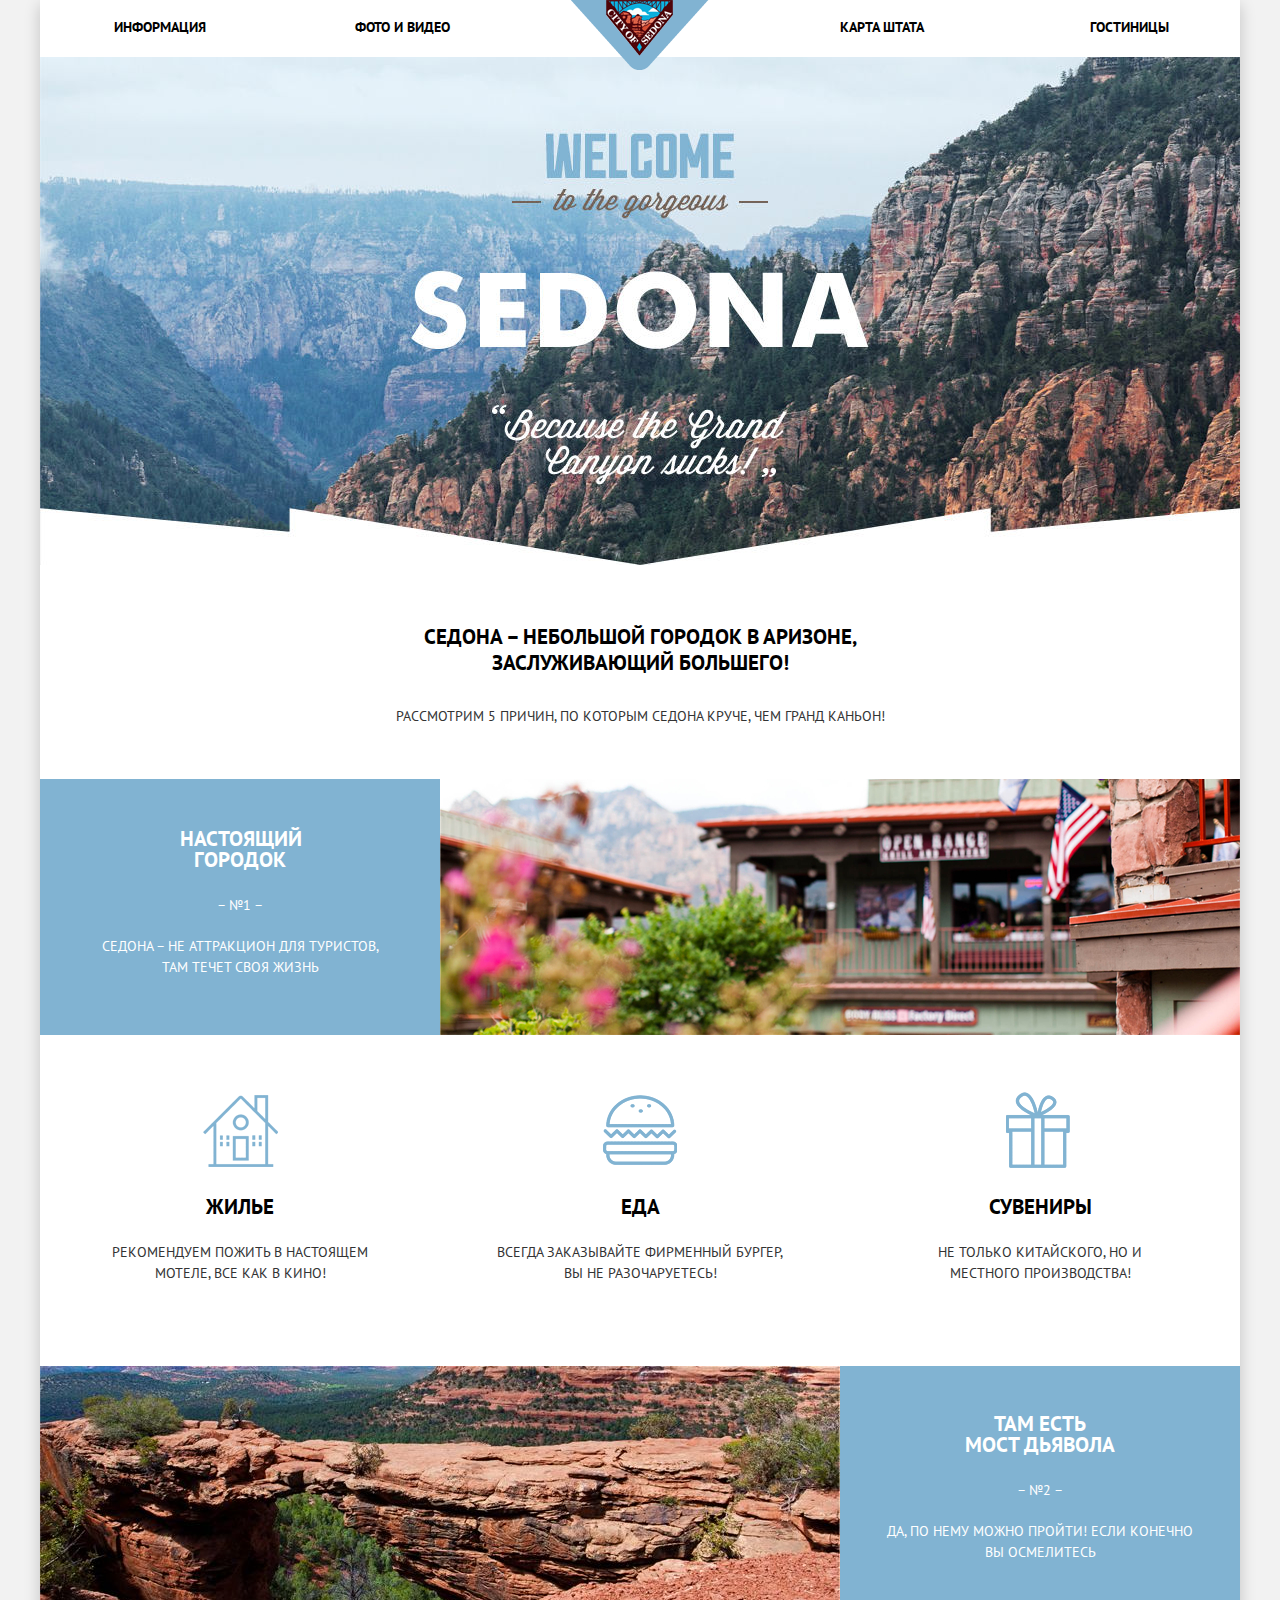
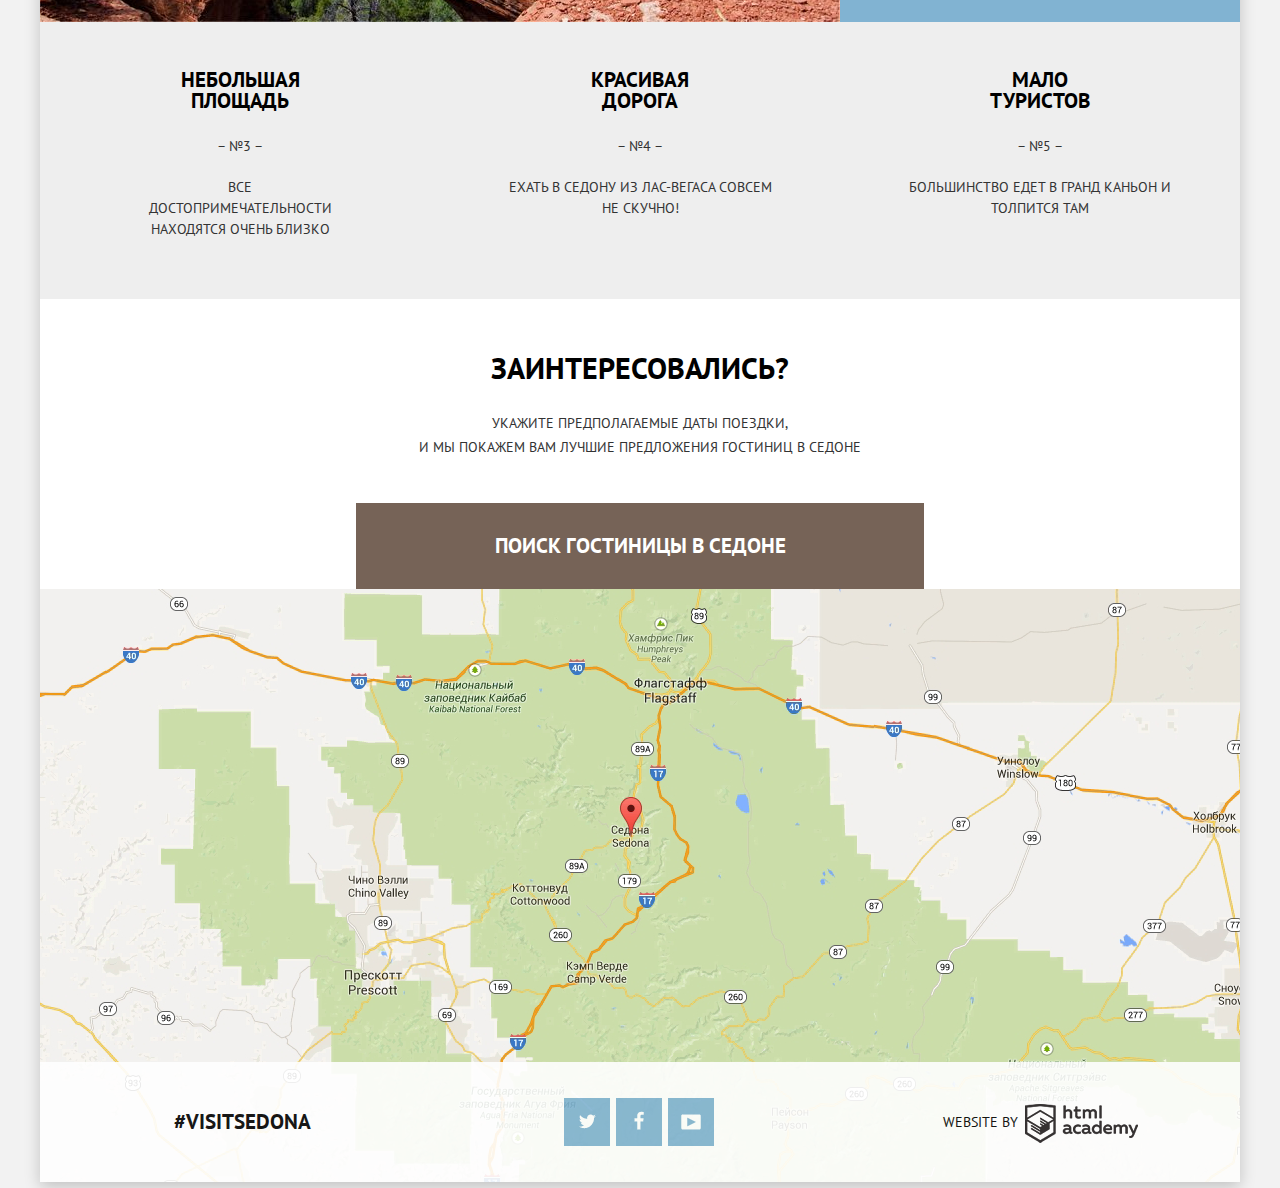
<file: index.html>
<!DOCTYPE html>
<html lang="ru">
  <head>
    <meta charset="utf-8">
    <title>HTML Academy: Седона</title>
    <link href="https://fonts.googleapis.com/css?family=PT+Sans:400,700&amp;subset=cyrillic" rel="stylesheet">
    <link rel="stylesheet" href="css/normalize.css">
    <link href="css/style.min.css" rel="stylesheet">
  </head>
  <body>
    <div class="container">
      <header class="main-header">
        <nav class="main-navigation">
          <div class="logo">
            <a><img src="img/main-logo.png" alt="City of Sedona" width="138" height="70"></a>
          </div>
          <ul class="menu">
            <li><a href="#">Информация</a></li>
            <li><a href="#">Фото и видео</a></li>
            <li><a href="#">Карта штата</a></li>
            <li><a href="hotels.html">Гостиницы</a></li>
          </ul>
        </nav>
      </header>
      <main>
        <div class="picture">
          <img src="img/landscape.jpg" alt="Sedona" width="1200" height="508">
        </div>
        <div class="features">
          <div class="features-title">
            <h2>СЕДОНА &#8211; небольшой городок в Аризоне, заслуживающий большего!</h2>
            <p>Рассмотрим 5 причин, по которым Седона круче, чем гранд каньон!</p>
          </div>
          <div class="features-item item-1">
            <div class="item-title">
              <h2>Настоящий городок</h2>
              <span>&#8211; №1 &#8211;</span>
              <p>Седона &#8211; не аттракцион для туристов, там течет своя жизнь</p>
            </div>
          </div>
          <div class="features-adv">
            <div class="features-item-adv adv-1">
                <h3>Жилье</h3>
                <p>Рекомендуем пожить в настоящем мотеле, все как в кино!</p>
              </div>
               <div class="features-item-adv adv-2">
                <h3>Еда</h3>
                <p>Всегда заказывайте фирменный бургер, Вы не разочаруетесь!</p>
              </div>
              <div class="features-item-adv adv-3">
                <h3>Сувениры</h3>
                <p>Не только китайского, но и местного производства!</p>
              </div>
            </div>
          <div class="features-item item-2">
            <div class="item-title"> 
              <h2>Там есть<br>
               мост дьявола</h2>
              <span>&#8211; №2 &#8211;</span>
              <p>Да, по нему можно пройти! Если конечно вы осмелитесь</p>
            </div>
          </div>
          <div class="features-info">
            <div class="item-info info-1">
              <h2>Небольшая площадь</h2>
              <span>&#8211; №3 &#8211;</span>
              <p>Все достопримечательности находятся очень близко</p>
            </div>
            <div class="item-info info-2">
              <h2>Красивая дорога</h2>
              <span>&#8211; №4 &#8211;</span>
              <p>Ехать в Седону из Лас-Вегаса совсем не скучно!</p>
            </div>
            <div class="item-info info-3">
              <h2>Мало туристов</h2>
              <span>&#8211; №5 &#8211;</span>
              <p>Большинство едет в гранд каньон и толпится там</p>
            </div>
          </div>
        </div>
        <section class="hotel-search">
          <p class="title">Заинтересовались?</p>
          <p>Укажите предполагаемые даты поездки,<br>
           и мы покажем вам лучшие предложения гостиниц в Седоне</p>
          <a href="search-hotel.html" class="btn btn-hotel">Поиск гостиницы в Седоне</a>
          <form class="modal-hotel" action="https://echo.htmlacademy.ru" method="post">
            <fieldset class="arrival-container">
              <div class="wrapper">
                <label for="arrival-field">Дата заезда:</label>
                <input type="text" name="arrival" id="arrival-field" value="24 апреля 2017">
                <span class="calendar"><span class="visually-hidden">Календарь</span></span>
              </div>
            </fieldset>
            <fieldset class="exit-container">
              <div class="wrapper">
                <label for="exit-field">Дата выезда:</label>
                <input type="text" name="exit" id="exit-field" value="4 июля 2017">
                <span class="calendar"><span class="visually-hidden">Календарь</span></span>
              </div>
            </fieldset> 
            <fieldset class="amount-container">
              <div class="wrapper">
                <div class="half-width half-width-1">
                  <label for="adults-field">Взрослые:</label>
                  <div class="amount">
                    <span class="minus"><span class="visually-hidden">Минус</span></span>
                    <input type="text" name="adults" id="adults-field" value="2">
                    <span class="plus"><span class="visually-hidden">Плюс</span></span>
                  </div>
                </div>
                <div class="half-width half-width-2">
                  <label for="children-field">Дети:</label>
                  <div class="amount">
                    <span class="minus"><span class="visually-hidden">Минус</span></span>
                    <input type="text" name="children" id="children-field" value="0">
                    <span class="plus"><span class="visually-hidden">Плюс</span></span>
                  </div>
                </div>
              </div>
            </fieldset>
            <input class="btn btn-form" type="submit" value="Найти">
          </form>
        </section>   
        <div class="map">
          <iframe src="https://www.google.com/maps/embed?pb=!1m18!1m12!1m3!1d837933.2351218475!2d-112.2263524788656!3d34.87690894429089!2m3!1f0!2f0!3f0!3m2!1i1024!2i768!4f13.1!3m3!1m2!1s0x872da132f942b00d%3A0x5548c523fa6c8efd!2sSedona%2C+AZ+86336%2C+USA!5e0!3m2!1sen!2sby!4v1494048433188" width="1200" height="593" style="border:0" allowfullscreen></iframe>
        </div>
      </main>
      <footer class="page-footer">
        <section class="tags">#visitSedona</section>
        <section class="social">
          <a class="social-btn social-twit" href="#"><span class="visually-hidden">Твиттер</span></a>
          <a class="social-btn social-fb" href="#"><span class="visually-hidden">Фейсбук</span></a>
          <a class="social-btn social-youtube" href="#"><span class="visually-hidden">Ютубе</span></a>
        </section>
        <section class="copyright">
          <span>Website by</span>
          <a href="https://htmlacademy.ru/intensive/htmlcss">лендинг интенсива «Базовый HTML и CSS»</a>
        </section>
      </footer>
    </div>
    <script src="js/script.min.js"></script>
  </body>
</html>
</file>
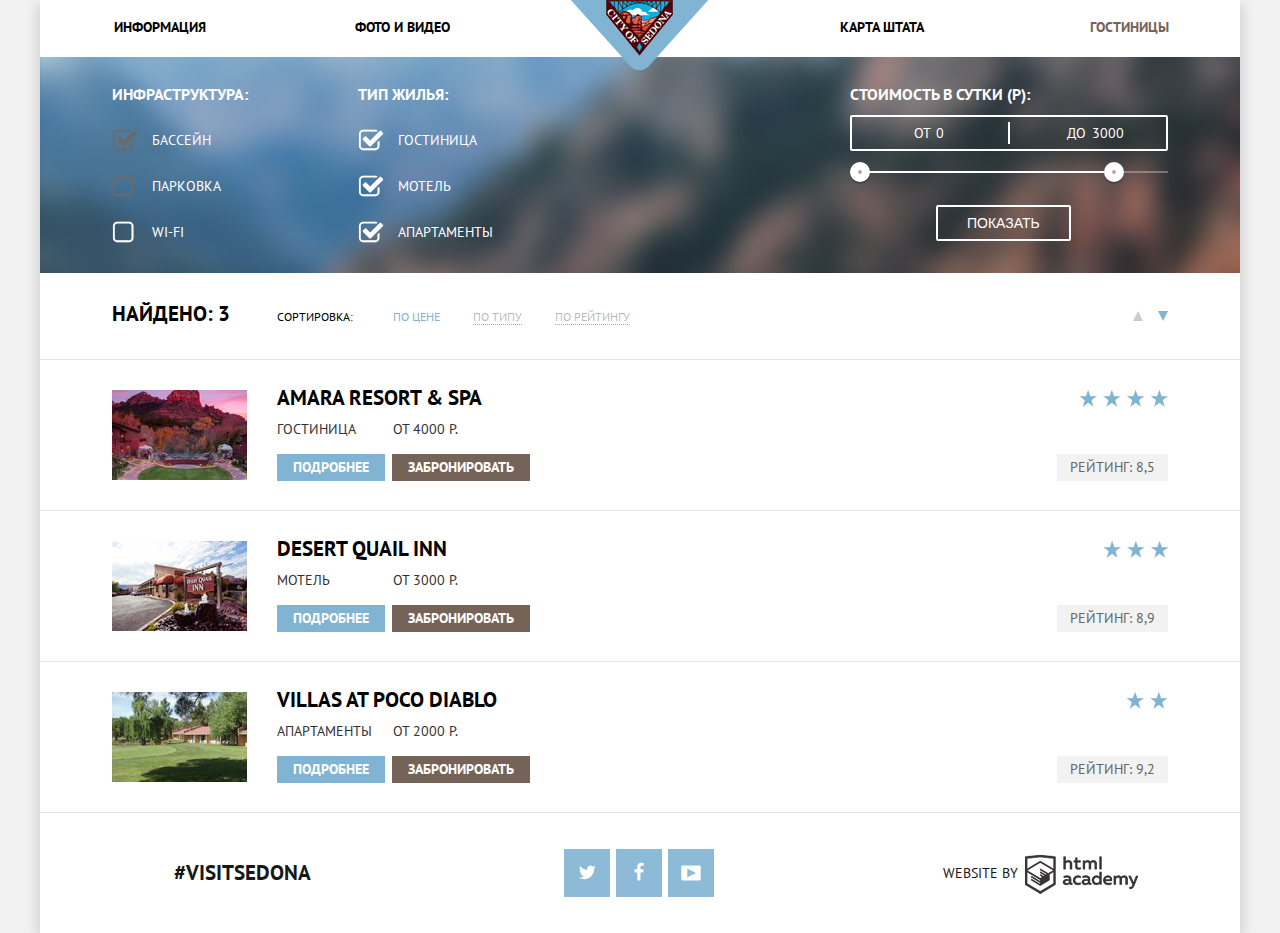
<file: hotels.html>
<!DOCTYPE html>
<html lang="ru">
  <head>
    <meta charset="utf-8">
    <title>Гостиницы Седоны</title>
    <link href="https://fonts.googleapis.com/css?family=PT+Sans:400,700&amp;subset=cyrillic" rel="stylesheet">
    <link href="css/normalize.css" rel="stylesheet">
    <link href="css/style.min.css" rel="stylesheet">
  </head>
  <body>
    <div class="container">
      <header class="main-header">
        <nav class="main-navigation">
          <div class="logo">
            <a href="index.html"><img src="img/main-logo.png" alt="City of Sedona" width="138" height="70"></a>
          </div>
          <ul class="menu">
            <li><a href="#">Информация</a></li>
            <li><a href="#">Фото и видео</a></li>
            <li><a href="#">Карта штата</a></li>
            <li><a class="active">Гостиницы</a></li>
          </ul>
        </nav>
      </header>
      <div class="select">
        <form class="select-hotels" action="https://echo.htmlacademy.ru" method="post">
          <div class="select-item">
            <h3>Инфраструктура:</h3>
            <p>
              <input type="checkbox" name="service" id="checkbox-1" value="pool" checked disabled>
              <label for="checkbox-1">Бассейн</label>
            </p>
            <p>
              <input type="checkbox" name="service" id="checkbox-2" value="parking" disabled>
              <label for="checkbox-2">Парковка</label>
            </p>
            <p>
              <input type="checkbox" name="service" id="checkbox-3" value="wifi">
              <label for="checkbox-3">Wi-fi</label>
            </p>
          </div>
          <div class="select-item">
            <h3>Тип жилья:</h3>
            <p>
              <input type="checkbox" name="housing" id="checkbox-4" value="hotel" checked>
              <label for="checkbox-4">Гостиница</label>
            </p>
            <p>
              <input type="checkbox" name="housing" id="checkbox-5" value="motel" checked>
              <label for="checkbox-5">Мотель</label>
            </p>
            <p>
              <input type="checkbox" name="housing" id="checkbox-6" value="apartments" checked>
              <label for="checkbox-6">Апартаменты</label>
            </p>
          </div>
          <div class="range-select-item">
            <h3>Стоимость в сутки (Р):</h3>
            <div class="range-filter">
              <div class="price-controls">
                <label class="min-price">от <input name="min-price" type="text" value="0"></label>
                <label class="max-price">до <input name="max-price" type="text" value="3000"></label>
              </div>
              <div class="range-controls">
                <div class="scale">
                  <div class="bar"></div>
                </div>
                <div class="toogle toogle-min"></div>
                <div class="toogle toogle-max"></div>
              </div>
            </div>
            <input class="btn btn-submit" type="submit" value="Показать">
          </div>     
        </form>
      </div>
      <main class="list-hotels">
        <div class="list-filter">
          <b>Найдено: 3</b>
          <span>Сортировка:</span>
          <ul class="filter-types">
            <li><a class="active">По цене</a></li>
            <li><a href="#">По типу</a></li>
            <li><a href="#">По рейтингу</a></li>
          </ul>    
          <div class="filter-pointers">
            <a class="arrow arrow-up" href="#"><span class="visually-hidden">По возрастанию</span></a>
            <a class="arrow arrow-down active"><span class="visually-hidden">По убыванию</span></a>
          </div>
        </div>
        <div class="hotel-item">
          <figure class="hotel-photo">
            <img src="img/amara.jpg" alt="Amara Resort & Spa" width="135" height="90">
          </figure>
          <div class="description">
            <a href="#"><h2>Amara Resort &#38; Spa</h2></a>
            <span>Гостиница</span>
            <span>от 4000 р.</span>
            <a href="#" class="btn btn-details">Подробнее</a>
            <a href="#" class="btn btn-booking">Забронировать</a>
          </div>
          <div class="hotel-rating">
            <div class="stars four-stars"><span class="visually-hidden">4 звезды</span></div>
            <span class="rating-value">Рейтинг: 8,5</span>
          </div>
        </div>
        <div class="hotel-item">
          <figure class="hotel-photo">
            <img src="img/desert.jpg" alt="Desert Quail Inn" width="135" height="90">
          </figure>
          <div class="description">
            <a href="#"><h2>Desert Quail Inn</h2></a>
            <span>Мотель</span>
            <span>от 3000 р.</span>
            <a href="#" class="btn btn-details">Подробнее</a>
            <a href="#" class="btn btn-booking">Забронировать</a>
          </div>
          <div class="hotel-rating">
            <div class="stars three-stars"><span class="visually-hidden">3 звезды</span></div>
            <span class="rating-value">Рейтинг: 8,9</span>
          </div>
        </div>
        <div class="hotel-item">
          <figure class="hotel-photo">
            <img src="img/villas.jpg" alt="Villas at Poco Diablo" width="135" height="90">
          </figure>
          <div class="description">
            <a href="#"><h2>Villas at Poco Diablo</h2></a>
            <span>Апартаменты</span>
            <span>от 2000 р.</span>
            <a href="#" class="btn btn-details">Подробнее</a>
            <a href="#" class="btn btn-booking">Забронировать</a>
          </div>
          <div class="hotel-rating">
            <div class="stars two-stars"><span class="visually-hidden">3 звезды</span></div>
            <span class="rating-value">Рейтинг: 9,2</span>
          </div>
        </div>
      </main>
      <footer class="page-footer">
        <section class="tags">#visitSedona</section>
        <section class="social">
          <a class="social-btn social-twit" href="#"><span class="visually-hidden">Твиттер</span></a>
          <a class="social-btn social-fb" href="#"><span class="visually-hidden">Фейсбук</span></a>
          <a class="social-btn social-youtube" href="#"><span class="visually-hidden">Ютубе</span></a>
        </section>
        <section class="copyright">
          <span>Website by</span>
          <a href="https://htmlacademy.ru/intensive/htmlcss">лендинг интенсива «Базовый HTML и CSS»</a>
        </section>
      </footer>  
    </div> 
  </body>
</html>
</file>
<file: css/style.min.css>
html{box-sizing:border-box;margin:0;padding:0}*,::after,::before{box-sizing:inherit}.container,body{padding:0;color:#333}.features h2,.features-adv h3,body{line-height:21px;font-family:"PT Sans","Arial",sans-serif;text-transform:uppercase}body{min-width:1200px;margin:0;background-color:#f2f2f2;font-size:14px;font-weight:400}img{width:100%;height:auto}.visually-hidden{position:absolute;clip:rect(0,0,0,0);width:0;height:0}.features h2,.features-adv h3{font-size:21px;color:#000;font-weight:700}.features-adv h3{margin-bottom:25px}.container{width:1200px;margin:0 auto;text-align:center;background-color:#fff;box-shadow:0 5px 15px rgba(0,1,1,.2)}.main-navigation{position:relative;border-top:1px solid transparent}.main-navigation .menu{display:-webkit-flex;display:-ms-flexbox;display:flex;width:1200px}.main-navigation ul{margin:0;padding:0;list-style:none}.menu li{width:239px;min-height:56px}.main-navigation li{display:inline-block;vertical-align:top;padding:13px 0}.main-navigation li:nth-of-type(2){margin-right:244px;padding-left:8px}.main-navigation li:nth-of-type(4){padding-left:18px}.main-navigation a{display:inline-block;vertical-align:top;color:#000;text-decoration:none;font-weight:700;font-size:14px;line-height:26px}.main-navigation a:hover:not(.active){color:#81b3d2}.main-navigation a:active:not(.active){color:#000;opacity:.3}.main-navigation .active{color:#766357}.logo{position:absolute;left:50%;top:-1px;width:138px;height:70px;margin-left:-69px}.picture{width:1200px;height:508px;margin:0;padding:0}.features-title{display:block;width:560px;margin:59px auto 52px}.features-title h2{margin-bottom:30px;line-height:26px}.features-item{display:-webkit-flex;display:-ms-flexbox;display:flex;min-height:256px}.features-item:not(.item-2){margin-bottom:60px}.features-item.item-1,.features-item.item-2{color:#000;background-color:#f2c8c7;background-image:url(../img/feature-1.jpg);background-repeat:no-repeat;background-position:right}.features-item.item-2{-webkit-justify-content:flex-end;-ms-flex-pack:end;justify-content:flex-end;background-image:url(../img/feature-2.jpg);background-position:left}.features-item .item-title{width:400px;color:#fff;background-color:#81b3d2}.item-1 .item-title{padding:32px 60px}.item-2 .item-title{padding:30px 40px}.item-title h2{margin-right:80px;margin-left:80px;margin-bottom:25px;color:#fff}.item-info p,.item-title p{margin-top:20px}.features-adv{display:-webkit-flex;display:-ms-flexbox;display:flex}.features-item-adv{position:relative;width:400px;padding-top:80px;padding-bottom:68px}.features-item-adv::before{content:"";position:absolute;top:0;left:50%;margin-left:-37.5px;width:75px;height:76px;background-color:transparent;background-image:url(../img/sprites.png);background-repeat:no-repeat}.features-adv .adv-1{padding-right:71px;padding-left:71px}.features-item-adv.adv-1::before{background-position:-20px -559px}.features-adv .adv-2{padding-right:57px;padding-left:57px}.features-item-adv.adv-2::before{background-position:-20px -392px}.features-adv .adv-3{padding-right:62px;padding-left:62px}.features-item-adv.adv-3::before{top:-3px;margin-left:-34px;background-position:-20px -1029px}.features-info{display:-webkit-flex;display:-ms-flexbox;display:flex;background-color:#eee}.features-info .item-info{width:400px;padding-top:30px;padding-bottom:45px}.item-info h2{width:130px;margin-right:auto;margin-left:auto;margin-bottom:25px}.features-info .info-1{padding-right:95px;padding-left:95px}.features-info .info-2,.features-info .info-3{padding-right:68px;padding-left:68px}.hotel-search{position:relative;width:568px;margin:0 auto}.hotel-search .title{margin-top:54px;margin-bottom:28px;padding:0;font-size:30px;line-height:30px;font-weight:700;color:#000}.hotel-search p:not(.title){line-height:24px}.hotel-search fieldset{border:0;padding:0;margin:0 0 30px}.btn{display:inline-block;vertical-align:top;font-size:21px;line-height:26px;color:#fff;text-transform:uppercase;text-decoration:none;font-weight:700;background-color:#766357}.btn-hotel{min-width:568px;margin-top:30px;padding-top:30px;padding-bottom:30px}.modal-hotel{display:none;position:absolute;padding:55px;width:568px;font-size:14px;line-height:26px;font-weight:700;color:#000;background-color:#fff;box-shadow:0 7px 15px rgba(0,1,1,.15)}.modal-error,.modal-hotel-show{-webkit-animation-duration:.6s;animation-duration:.6s}.modal-hotel-show{display:block;-webkit-animation-name:bounce;animation-name:bounce}.modal-error{-webkit-animation-name:shake;animation-name:shake}@-webkit-keyframes bounce{0%{-webkit-transform:translateY(-86px);transform:translateY(-86px)}70%{-webkit-transform:translateY(30px);transform:translateY(30px)}90%{-webkit-transform:translateY(-10px);transform:translateY(-10px)}to{-webkit-transform:translateY(0);transform:translateY(0)}}@keyframes bounce{0%{-webkit-transform:translateY(-86px);transform:translateY(-86px)}70%{-webkit-transform:translateY(30px);transform:translateY(30px)}90%{-webkit-transform:translateY(-10px);transform:translateY(-10px)}to{-webkit-transform:translateY(0);transform:translateY(0)}}@-webkit-keyframes shake{0%,to{-webkit-transform:translateX(0);transform:translateX(0)}10%,30%,50%,70%,90%{-webkit-transform:translateX(-10px);transform:translateX(-10px)}20%,40%,60%,80%{-webkit-transform:translateX(10px);transform:translateX(10px)}}@keyframes shake{0%,to{-webkit-transform:translateX(0);transform:translateX(0)}10%,30%,50%,70%,90%{-webkit-transform:translateX(-10px);transform:translateX(-10px)}20%,40%,60%,80%{-webkit-transform:translateX(10px);transform:translateX(10px)}}.modal-hotel input[type=text]{font-size:14px;line-height:26px;font-weight:700;color:#000;font-family:"PT Sans","Arial",sans-serif;text-transform:uppercase;background-color:#f2f2f2;border:0}.arrival-container,.exit-container{position:relative}.wrapper{display:-webkit-flex;display:-ms-flexbox;display:flex;-webkit-justify-content:space-between;-ms-flex-pack:justify;justify-content:space-between}.arrival-container input[type=text],.exit-container input[type=text]{position:relative;width:346px;padding:4px 27px 4px 11px;border:2px solid transparent}.arrival-container input[type=text]:hover,.exit-container input[type=text]:hover{background-color:#ebebeb}.arrival-container input[type=text]:active,.exit-container input[type=text]:active{border:2px solid #e5e5e5;background-color:#fff}.calendar{position:absolute;top:8px;right:8px;width:21px;height:22px;background-color:transparent;background-image:url(../img/sprites.png);background-repeat:no-repeat;background-position:-20px -82px;border:0;opacity:.2}.amount .minus:hover::before,.amount .plus:hover::before,.calendar:hover{opacity:1}.calendar:active{background-position:-20px -20px;border:0}.arrival-container label,.exit-container label,.half-width label{-webkit-align-self:center;-ms-flex-item-align:center;-ms-grid-row-align:center;align-self:center}.amount,.half-width{display:-webkit-flex;display:-ms-flexbox;display:flex}.half-width{-webkit-justify-content:space-between;-ms-flex-pack:justify;justify-content:space-between;width:50%}.half-width-2 label{margin-left:50px}.half-width input[type=text]{width:38px;text-align:center}.amount{width:114px}.amount span{width:38px;height:38px;background-color:#f2f2f2}.amount .minus,.amount .plus,.select-item input+label{position:relative}.amount .plus::before{top:14px}.amount .minus::before,.amount .plus::before{content:"";position:absolute;left:12px;height:12px;width:12px;background-color:transparent;background-image:url(../img/sprites.png);background-repeat:no-repeat}.amount .plus::before{background-position:-20px -978px;opacity:.3}.amount .minus::before{top:17px;background-position:-20px -884px;opacity:.3}.amount .plus:active::before{background-position:-20px -927px}.amount .minus:active::before{background-position:-20px -841px}.btn-form{width:100%;margin-top:23px;padding-top:16px;padding-bottom:16px;background-color:#81b3d2;border:0}.btn-form:hover{background-color:#669ec0}.btn-form:active{color:rgba(255,255,255,.3);background-color:#5496bd}.map{width:1200px;height:593px;margin-bottom:-120px;background-color:#98fb98;background-image:url(../img/map.png)}.select{background-color:#2a3e47;background-image:url(../img/filter-background.png);background-repeat:no-repeat;background-position:0 -56px;color:#fff}.select-hotels{display:-webkit-flex;display:-ms-flexbox;display:flex;padding:27px 72px 30px}.select-item{margin-right:110px;text-align:left}.select-item h3{margin:0 0 25px;padding:0}.select-item p{margin:25px 0 0;padding:0 0 0 40px}.select-item input{display:none}.select-item input+label::before{content:"";position:absolute;top:-2px;left:-40px;width:26px;height:22px;background-color:transparent;background-image:url(../img/sprites.png);background-position:-20px -268px}.select-item input:checked+label::before{background-position:-20px -144px}.select-item input:disabled+label::before{background-position:-20px -330px}.select-item input:checked:disabled+label::before{background-position:-20px -206px}.range-select-item{width:318px;margin-left:auto;text-align:left}.range-select-item h3{margin:0 0 10px;padding:0}.price-controls{position:relative;height:36px;margin-bottom:20px;padding-top:5px;font-size:0;border:2px solid #fff;border-radius:2px}.price-controls::after{content:"";position:absolute;top:50%;left:50%;-webkit-transform:translate(-50%,-50%);-ms-transform:translate(-50%,-50%);transform:translate(-50%,-50%);width:2px;height:22px;background-color:#fff}.price-controls label{display:inline-block;vertical-align:top;font-size:14px;line-height:21px;text-transform:uppercase;cursor:pointer}.price-controls .max-price,.price-controls .min-price{width:153px;padding-left:62px}.price-controls input{width:50px;margin:0;font:inherit;border:0;color:inherit;background:0 0}.range-controls{position:relative;margin-bottom:32px}.range-controls .scale{height:2px;background:rgba(255,255,255,.3)}.range-controls .bar{width:80%;height:2px;background-color:#fff}.toogle{position:absolute;top:-9px;width:20px;height:20px;background:#ababab;border:8px solid #fff;border-radius:50%;box-shadow:0 2px 1px 0 rgba(0,1,1,.2);cursor:pointer}.toogle-min{left:0}.toogle-max{left:80%}.toggle:hover{background:#1c4f80}.btn-submit{padding:6px 29px;margin-left:86px;font-weight:400;font-size:14px;line-height:20px;border:2px solid #fff;border-radius:2px;background-color:transparent}.btn-submit:hover{color:#000;background:#fff}.list-filter{display:-webkit-flex;display:-ms-flexbox;display:flex;-webkit-align-items:baseline;-ms-flex-align:baseline;align-items:baseline;padding:28px 72px 32px;font-size:12px;line-height:18px;color:#000;border-bottom:1px solid #e5e5e5}.list-filter b{margin-right:47px;font-size:21px;line-height:26px;color:#000}.list-filter span{margin-right:40px}.filter-types{margin:0;padding:0;list-style:none}.filter-types li{display:inline-block;margin-right:30px;vertical-align:top}.filter-types li:last-of-type{margin-right:0}.filter-types a{color:rgba(0,0,0,.3);text-decoration:none;border-bottom:1px dotted #81b3d2}.description h2:hover,.filter-types a:hover{color:#81b3d2}.filter-types a:active{color:#000;border-bottom:none;opacity:1}.filter-types .active{color:#81b3d2;border-bottom:none}.filter-pointers{margin-left:auto;padding:0}.filter-pointers a{margin-left:12px}.arrow::before{content:"";display:inline-block;vertical-align:baseline;border:10px solid #000;border-right-width:5.5px;border-left-width:5.5px;border-right-color:transparent;border-left-color:transparent;opacity:.2}.arrow-up::before{border-top-width:0}.arrow-down::before{border-bottom-width:0}.arrow:hover::before{opacity:1}.arrow.active::before{border-top:10px solid #81b3d2;opacity:1}.arrow-up:active::before{border-bottom:10px solid #81b3d2;opacity:1}.arrow-down:active::before{border-top:10px solid #81b3d2;opacity:1}.hotel-item{display:-webkit-flex;display:-ms-flexbox;display:flex;padding:25px 72px 19px;border-bottom:1px solid #e5e5e5}figure{margin:0}.hotel-item img{width:135px;height:90px}.hotel-item .hotel-photo{width:135px;padding:5px 0;margin-right:30px}.hotel-item .description{width:258px;padding:0;text-align:left}.description a{text-decoration:none}.description h2{margin:0 0 8px;padding:0;line-height:26px;color:#000;cursor:pointer}.description h2:active{color:#000;opacity:.3}.description span:first-of-type{display:inline-block;vertical-align:top;min-width:96px;margin-right:16px}.btn-booking,.btn-details{margin-top:14px;padding:3px 16px;font-size:14px;line-height:21px;border:0}.btn-details{margin-right:3px;background-color:#81b3d2}.btn-details:hover{background-color:#669ec0}.btn-details:active{color:rgba(255,255,255,.3);background-color:#5496bd}.btn-booking:hover{background-color:#604e43}.btn-booking:active{color:rgba(255,255,255,.3);background-color:#503e33}.hotel-item .hotel-rating{width:120px;margin-left:auto;padding-top:5px;text-align:right}.hotel-rating .stars{width:auto;height:17px;margin-bottom:47px;background-color:transparent;background-image:url(../img/sprites.png);background-repeat:no-repeat;background-position:center}.hotel-rating .four-stars{background-position:11px -502px}.hotel-rating .three-stars{background-position:35px -1145px}.hotel-rating .two-stars{background-position:58px -1202px}.hotel-rating .rating-value{display:inline-block;vertical-align:top;padding:3px 13px;color:#666;background-color:#f2f2f2}.page-footer{display:-webkit-flex;display:-ms-flexbox;display:flex;-webkit-justify-content:space-between;-ms-flex-pack:justify;justify-content:space-between;padding:36px 72px;background-color:#fff;opacity:.9}.page-footer section{width:240px}.tags{-webkit-align-self:center;-ms-flex-item-align:center;-ms-grid-row-align:center;align-self:center;padding-left:20px;font-size:21px;line-height:26px;font-weight:700;color:#000}.social-btn{position:relative;display:inline-block;width:46px;height:48px;margin-right:2px;vertical-align:top;background-color:#81b3d2}.social-btn::before{content:"";position:absolute;top:16px;left:50%;margin-left:-5px;width:20px;height:20px;background-image:url(../img/sprites.png);background-repeat:no-repeat}.social-btn:hover{background-color:#669ec0}.social-btn:active::before{background-color:#5496bd;opacity:.3}.social-twit::before{margin-left:-8px;background-position:-20px -730px}.social-fb::before{margin-top:-3px;background-position:-20px -671px}.social-youtube::before{margin-left:-10px;background-position:-20px -785px}.copyright{padding-top:6px;padding-right:12px}.copyright a,.copyright span{display:inline-block;vertical-align:middle;color:#000}.copyright span{position:relative;top:-1px;right:3px}.copyright a,.sprite{background-repeat:no-repeat}.copyright a,.copyright a:active{background-image:url(../img/html-logo-peace.png)}.copyright a{width:113px;height:39px;background-color:transparent;background-position:center;text-indent:200%;white-space:nowrap;overflow:hidden}.copyright a:hover{background-image:url(../img/html-logo-hover.png)}.copyright a:active{opacity:.4}.sprite{background-image:url(spritesheet.png);display:block}.sprite-calendar-active{width:21px;height:22px;background-position:-20px -20px}.sprite-calendar-hover{width:21px;height:22px;background-position:-20px -82px}.sprite-checkbox-checked{width:26px;height:22px;background-position:-20px -144px}.sprite-checkbox-checked-disabled{width:26px;height:22px;background-position:-20px -206px}.sprite-checkbox-empty{width:22px;height:22px;background-position:-20px -268px}.sprite-checkbox-empty-disabled{width:22px;height:22px;background-position:-20px -330px}.sprite-eat{width:74px;height:70px;background-position:-20px -392px}.sprite-five-stairs{width:89px;height:17px;background-position:-20px -502px}.sprite-house{width:75px;height:72px;background-position:-20px -559px}.sprite-icon-fb{width:10px;height:19px;background-position:-20px -671px}.sprite-icon-twit{width:17px;height:15px;background-position:-20px -730px}.sprite-icon-youtube{width:20px;height:16px;background-position:-20px -785px}.sprite-minus-active,.sprite-minus-hover{width:12px;height:3px;background-position:-20px -841px}.sprite-minus-hover{background-position:-20px -884px}.sprite-plus-active,.sprite-plus-hover{width:11px;height:11px;background-position:-20px -927px}.sprite-plus-hover{background-position:-20px -978px}.sprite-souvenirs{width:64px;height:76px;background-position:-20px -1029px}.sprite-three-stairs{width:65px;height:17px;background-position:-20px -1145px}.sprite-two-stairs{width:42px;height:17px;background-position:-20px -1202px}
</file>
